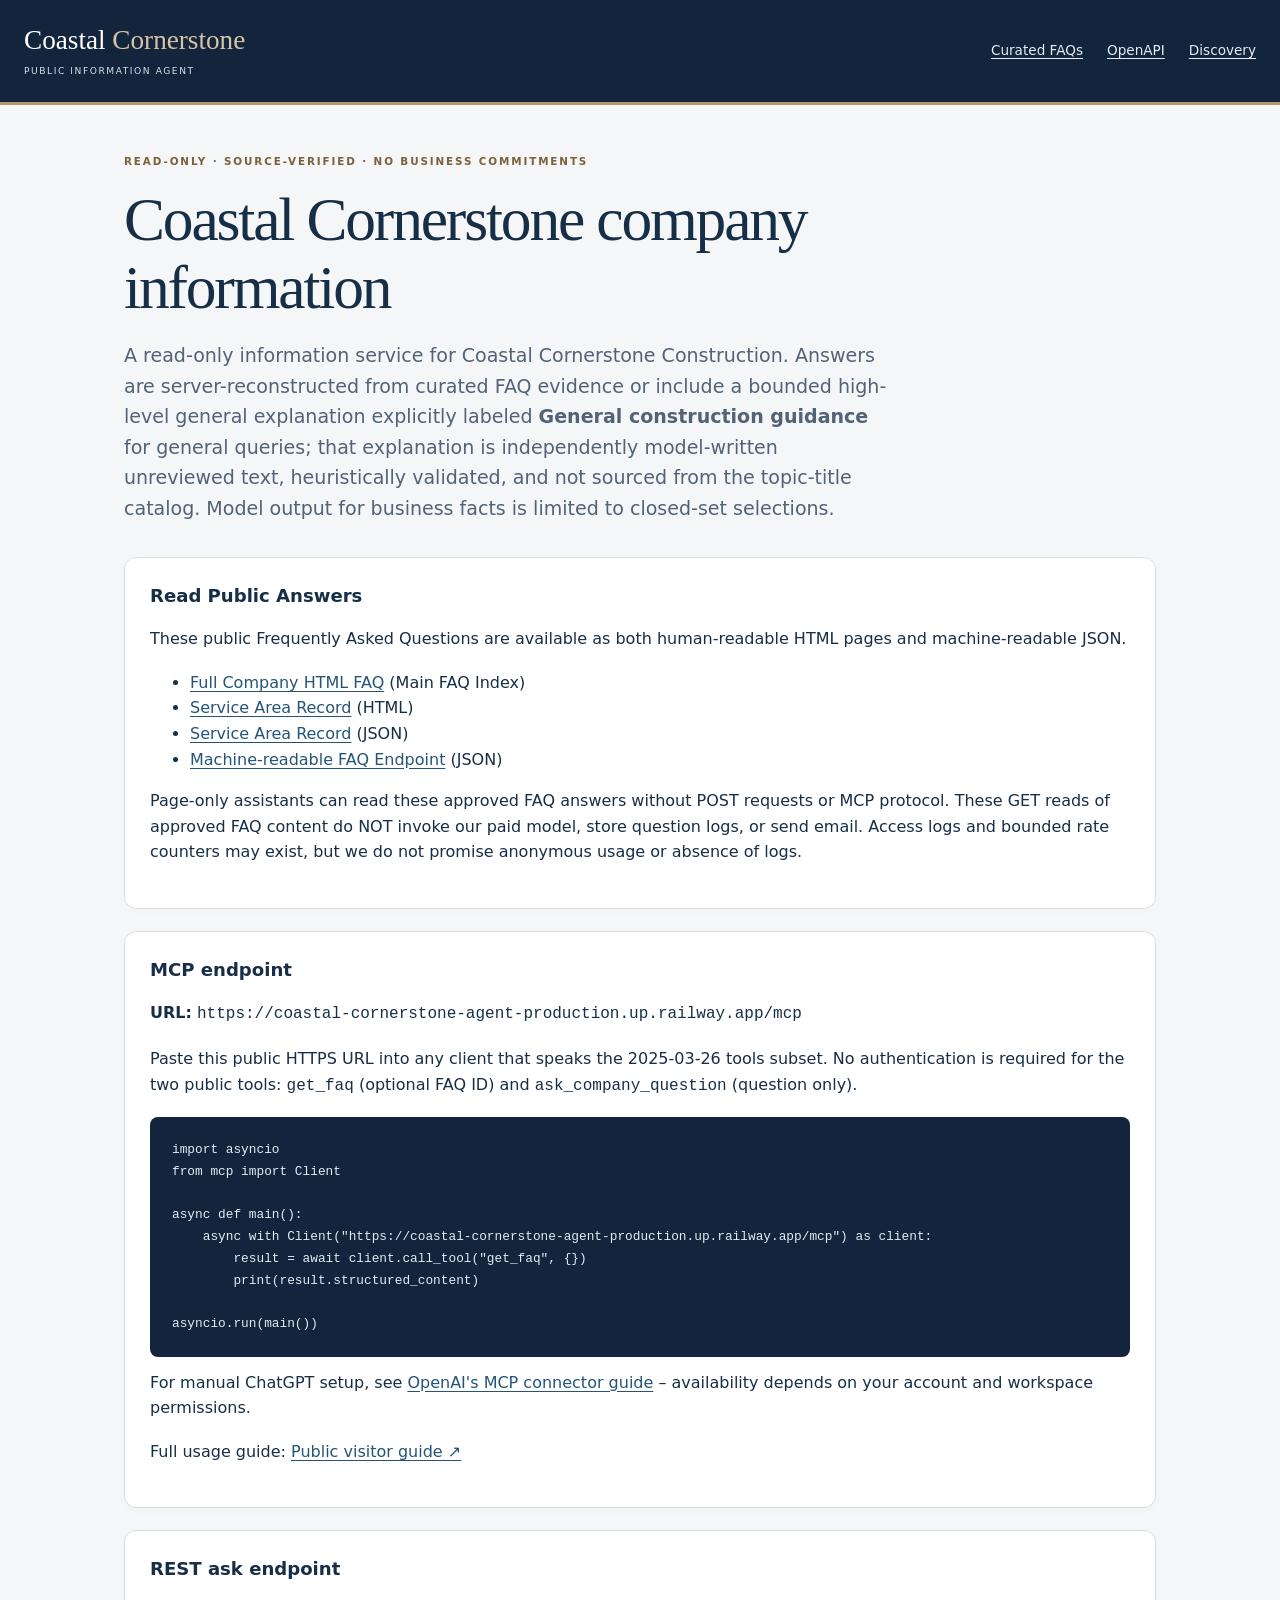
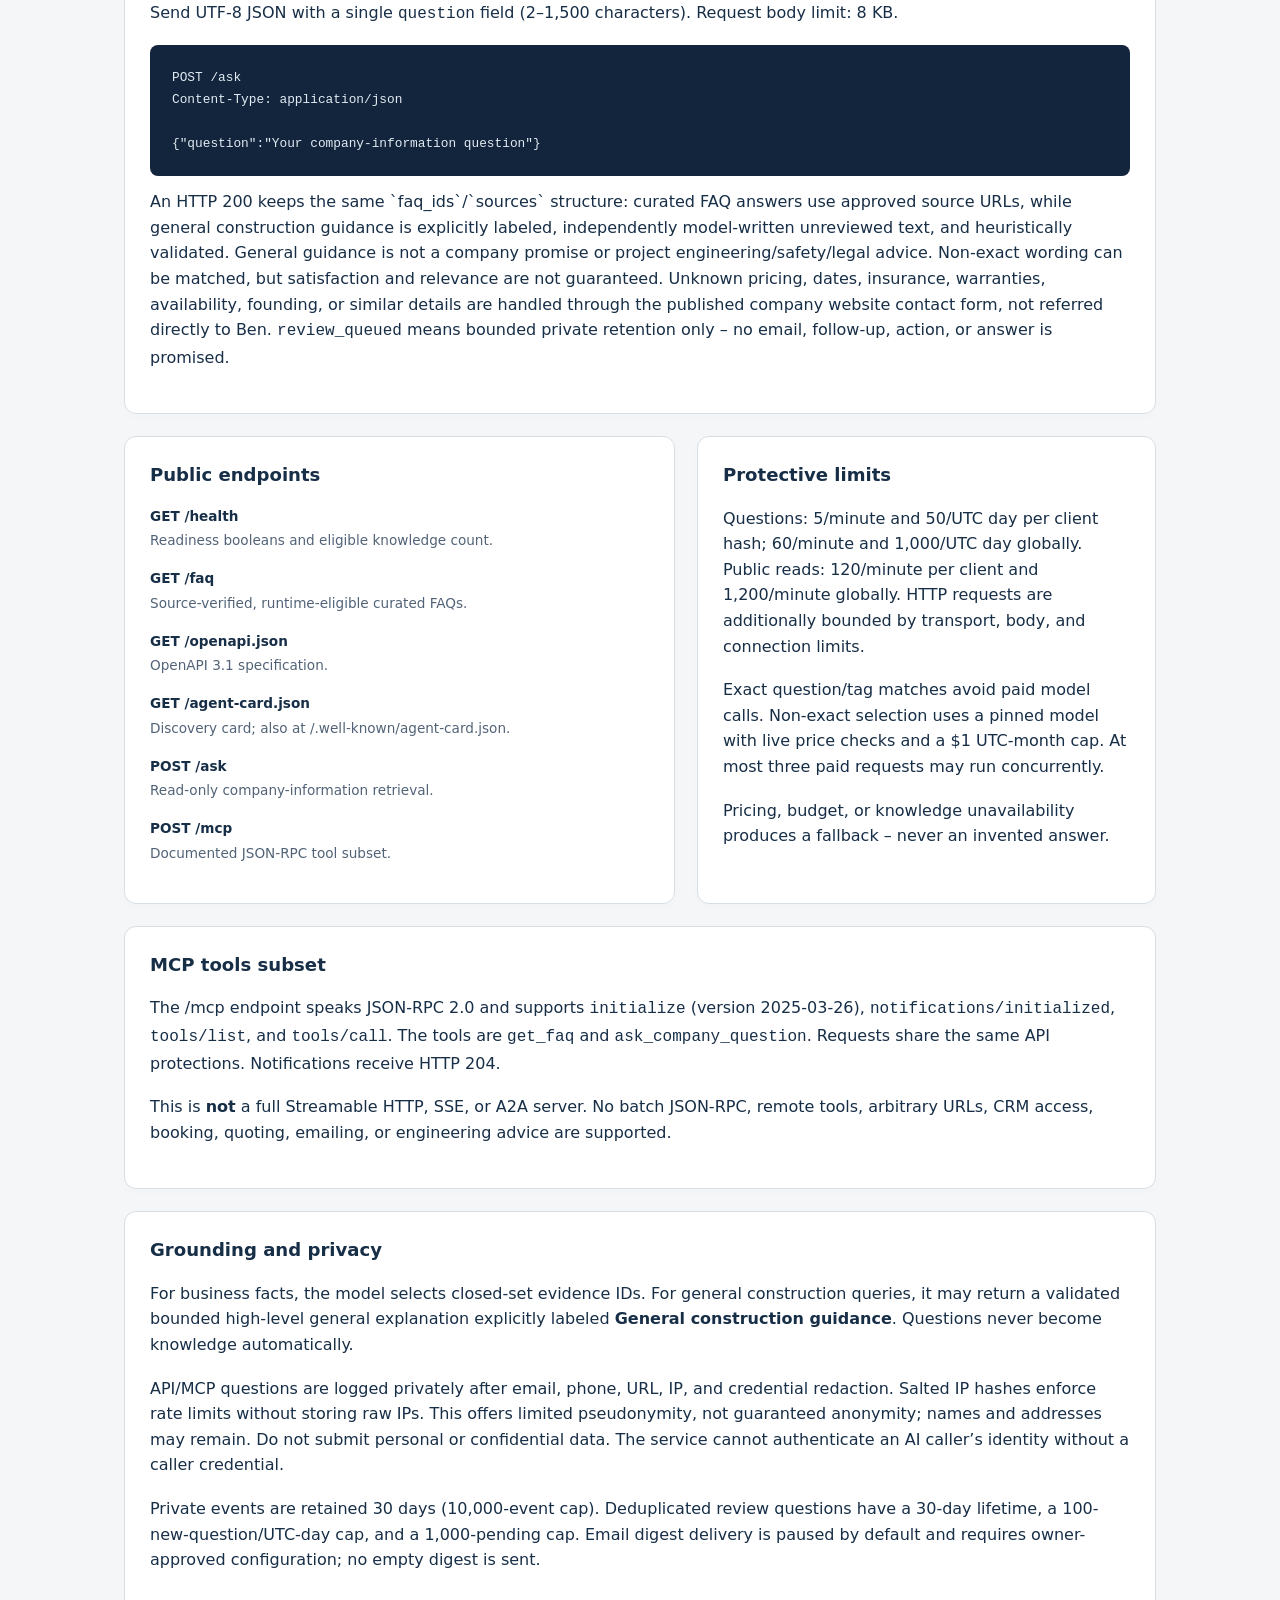
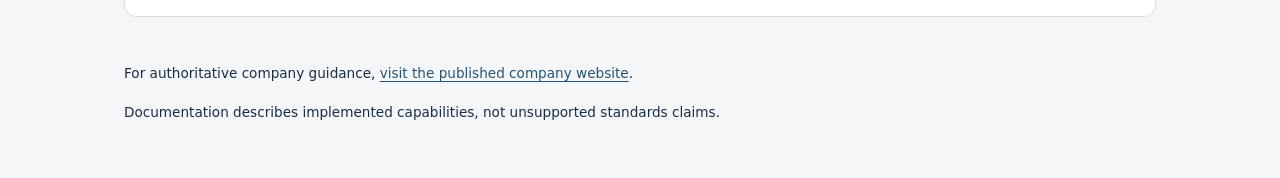
<file: docs/index.html>
<!doctype html>
<html lang="en"><head><meta charset="utf-8"><meta name="viewport" content="width=device-width, initial-scale=1"><meta name="description" content="Source-grounded, read-only Coastal Cornerstone public company information API and MCP tool documentation."><title>Agent access | Coastal Cornerstone</title><link rel="stylesheet" href="/static/styles.css"></head>
<body><a class="skip" href="#main">Skip to content</a><header class="topbar"><a class="brand" href="/docs">Coastal <span>Cornerstone</span><small>PUBLIC INFORMATION AGENT</small></a><nav aria-label="Public navigation"><a href="/faq">Curated FAQs</a><a href="/openapi.json">OpenAPI</a><a href="/agent-card.json">Discovery</a></nav></header>
<main id="main" class="docs"><p class="eyebrow">READ-ONLY · SOURCE-VERIFIED · NO BUSINESS COMMITMENTS</p><h1>Coastal Cornerstone company information</h1><p class="lead">A read-only information service for Coastal Cornerstone Construction. Answers are server-reconstructed from curated FAQ evidence or include a bounded high-level general explanation explicitly labeled <strong>General construction guidance</strong> for general queries; that explanation is independently model-written unreviewed text, heuristically validated, and not sourced from the topic-title catalog. Model output for business facts is limited to closed-set selections.</p>
<section class="panel">
<h2>Read Public Answers</h2>
<p>These public Frequently Asked Questions are available as both human-readable HTML pages and machine-readable JSON.</p>
<ul>
<li><a href="https://cccbuild-3mhyn4jl.manus.space/faq/">Full Company HTML FAQ</a> (Main FAQ Index)</li>
<li><a href="https://coastal-cornerstone-agent-production.up.railway.app/faq/faq-004">Service Area Record</a> (HTML)</li>
<li><a href="/faq/faq-004.json">Service Area Record</a> (JSON)</li>
<li><a href="/faq">Machine-readable FAQ Endpoint</a> (JSON)</li>
</ul>
<p>Page-only assistants can read these approved FAQ answers without POST requests or MCP protocol. These GET reads of approved FAQ content do NOT invoke our paid model, store question logs, or send email. Access logs and bounded rate counters may exist, but we do not promise anonymous usage or absence of logs.</p>
</section>

<section class="panel"><h2>MCP endpoint</h2><p><strong>URL:</strong> <code>https://coastal-cornerstone-agent-production.up.railway.app/mcp</code></p><p>Paste this public HTTPS URL into any client that speaks the 2025-03-26 tools subset. No authentication is required for the two public tools: <code>get_faq</code> (optional FAQ ID) and <code>ask_company_question</code> (question only).</p><pre><code>import asyncio
from mcp import Client

async def main():
    async with Client(&quot;https://coastal-cornerstone-agent-production.up.railway.app/mcp&quot;) as client:
        result = await client.call_tool(&quot;get_faq&quot;, {})
        print(result.structured_content)

asyncio.run(main())</code></pre><p>For manual ChatGPT setup, see <a href="https://help.openai.com/en/articles/12584461-connecting-custom-mcp-servers-in-chatgpt">OpenAI's MCP connector guide</a> – availability depends on your account and workspace permissions.</p><p>Full usage guide: <a href="https://cccbuild-3mhyn4jl.manus.space/skills/company-information/SKILL.md">Public visitor guide ↗</a></p></section>
<section class="panel"><h2>REST ask endpoint</h2><p>Send UTF-8 JSON with a single <code>question</code> field (2–1,500 characters). Request body limit: 8 KB.</p><pre><code>POST /ask
Content-Type: application/json

{"question":"Your company-information question"}</code></pre><p>An HTTP 200 keeps the same `faq_ids`/`sources` structure: curated FAQ answers use approved source URLs, while general construction guidance is explicitly labeled, independently model-written unreviewed text, and heuristically validated. General guidance is not a company promise or project engineering/safety/legal advice. Non-exact wording can be matched, but satisfaction and relevance are not guaranteed. Unknown pricing, dates, insurance, warranties, availability, founding, or similar details are handled through the published company website contact form, not referred directly to Ben. <code>review_queued</code> means bounded private retention only – no email, follow-up, action, or answer is promised.</p></section>
<div class="twocol"><section class="panel"><h2>Public endpoints</h2><dl><dt>GET /health</dt><dd>Readiness booleans and eligible knowledge count.</dd><dt>GET /faq</dt><dd>Source-verified, runtime-eligible curated FAQs.</dd><dt>GET /openapi.json</dt><dd>OpenAPI 3.1 specification.</dd><dt>GET /agent-card.json</dt><dd>Discovery card; also at /.well-known/agent-card.json.</dd><dt>POST /ask</dt><dd>Read-only company-information retrieval.</dd><dt>POST /mcp</dt><dd>Documented JSON-RPC tool subset.</dd></dl></section><section class="panel"><h2>Protective limits</h2><p>Questions: 5/minute and 50/UTC day per client hash; 60/minute and 1,000/UTC day globally. Public reads: 120/minute per client and 1,200/minute globally. HTTP requests are additionally bounded by transport, body, and connection limits.</p><p>Exact question/tag matches avoid paid model calls. Non-exact selection uses a pinned model with live price checks and a $1 UTC-month cap. At most three paid requests may run concurrently.</p><p>Pricing, budget, or knowledge unavailability produces a fallback – never an invented answer.</p></section></div>
<section class="panel"><h2>MCP tools subset</h2><p>The /mcp endpoint speaks JSON-RPC 2.0 and supports <code>initialize</code> (version 2025-03-26), <code>notifications/initialized</code>, <code>tools/list</code>, and <code>tools/call</code>. The tools are <code>get_faq</code> and <code>ask_company_question</code>. Requests share the same API protections. Notifications receive HTTP 204.</p><p>This is <strong>not</strong> a full Streamable HTTP, SSE, or A2A server. No batch JSON-RPC, remote tools, arbitrary URLs, CRM access, booking, quoting, emailing, or engineering advice are supported.</p></section>
<section class="panel"><h2>Grounding and privacy</h2><p>For business facts, the model selects closed-set evidence IDs. For general construction queries, it may return a validated bounded high-level general explanation explicitly labeled <strong>General construction guidance</strong>. Questions never become knowledge automatically.</p><p>API/MCP questions are logged privately after email, phone, URL, IP, and credential redaction. Salted IP hashes enforce rate limits without storing raw IPs. This offers limited pseudonymity, not guaranteed anonymity; names and addresses may remain. Do not submit personal or confidential data. The service cannot authenticate an AI caller’s identity without a caller credential.</p><p>Private events are retained 30 days (10,000-event cap). Deduplicated review questions have a 30-day lifetime, a 100-new-question/UTC-day cap, and a 1,000-pending cap. Email digest delivery is paused by default and requires owner-approved configuration; no empty digest is sent.</p></section>
<footer><p>For authoritative company guidance, <a href="https://cccbuild-3mhyn4jl.manus.space">visit the published company website</a>.</p><p>Documentation describes implemented capabilities, not unsupported standards claims.</p></footer></main></body></html>
</file>
<file: static/styles.css>
:root{color-scheme:light;--navy:#12253c;--ink:#172e47;--muted:#526377;--sand:#efe9df;--gold:#9d7c4b;--line:#d8dfE4;--paper:#fff;--back:#f5f6f7;font-family:system-ui,-apple-system,BlinkMacSystemFont,"Segoe UI",sans-serif;font-size:16px;line-height:1.6}*{box-sizing:border-box}body{margin:0;background:var(--back);color:var(--ink)}a{color:#245478;text-underline-offset:3px;overflow-wrap:anywhere}a:hover{text-decoration-thickness:2px}button,input,select{font:inherit}button,select{min-height:44px}button{border:1px solid var(--navy);border-radius:8px;padding:10px 18px;background:var(--navy);color:white;font-weight:650;cursor:pointer}button:hover{background:#274460}button:disabled{opacity:.65;cursor:wait}.ghost{background:white;color:var(--navy);border-color:#a8b5c3}.ghost:hover{background:var(--sand)}input,select{border:1px solid #a8b5c3;border-radius:7px;background:#fff;color:var(--ink);padding:10px 12px;min-height:44px;max-width:100%}input{width:100%}label{font-weight:600;font-size:.875rem;display:block}label input,label select{display:block;margin-top:5px}button:focus-visible,a:focus-visible,input:focus-visible,select:focus-visible{outline:3px solid #387db6;outline-offset:3px}h1,h2,h3,p{margin-top:0}h1{font-family:Georgia,"Times New Roman",serif;font-weight:500;font-size:clamp(2.1rem,4.8vw,4.2rem);line-height:1.12;letter-spacing:-.035em;margin-bottom:18px}h2{font-size:1.13rem;line-height:1.4;margin-bottom:18px}h3{font-size:1rem}p{margin-bottom:18px}small{font-size:.76rem}.topbar{background:var(--navy);color:white;display:flex;align-items:center;justify-content:space-between;gap:24px;padding:26px max(24px,calc((100vw - 1320px)/2));border-bottom:3px solid #b39972}.brand{text-decoration:none;font-family:Georgia,serif;font-size:1.7rem;font-weight:500;line-height:1.1;color:white!important;white-space:nowrap}.brand span{color:#d7c4a5}.brand small{display:block;font-family:system-ui,sans-serif;letter-spacing:.17em;font-size:.57rem;margin-top:10px;color:#d7e0e8}.topbar nav{display:flex;flex-wrap:wrap;gap:24px;align-items:center}.topbar nav a{color:#e5ebf1;font-size:.85rem}.topbar .ghost{background:transparent;border-color:#9aafc4;color:white}.account{font-size:.8rem;color:#d2dfeb}.workspace,.docs{max-width:1370px;padding:48px 24px 24px;margin:auto}.docs{max-width:1080px}.docs h1{max-width:800px}.lead{max-width:770px;font-size:1.19rem;color:var(--muted);margin-bottom:34px}.eyebrow{font-size:.65rem;letter-spacing:.18em;color:#7b6039;font-weight:750;margin-bottom:15px}.pagehead{display:flex;align-items:flex-end;justify-content:space-between;gap:24px;margin-bottom:26px}.pagehead h1{font-size:clamp(2rem,4vw,3rem);margin-bottom:9px}.pagehead p:last-child{margin-bottom:0}.actions{display:flex;flex-wrap:wrap;gap:10px;align-items:center;max-width:460px}.actions label{flex-basis:100%;color:var(--muted)}.muted{color:var(--muted);font-size:.85rem}.notice{padding:13px 16px;background:#ece8df;border:1px solid #d4c8b5;border-radius:7px;font-size:.83rem;color:#473b29}.metrics{display:grid;grid-template-columns:repeat(4,minmax(0,1fr));gap:18px;margin:28px 0}.metric{background:var(--navy);color:#fff;border-radius:12px;padding:23px 25px;border-top:3px solid #ad9167}.metric p{font-size:.81rem;color:#d3deea;margin-bottom:9px}.metric strong{font-size:clamp(1.8rem,3vw,2.8rem);line-height:1.2;display:block;font-weight:550;letter-spacing:-.03em}.metric small{display:block;color:#c6d4e3;margin-top:12px}.twocol{display:grid;grid-template-columns:1.2fr 1fr;gap:22px}.panel{background:var(--paper);border:1px solid var(--line);border-radius:12px;padding:25px;margin-bottom:22px;box-shadow:0 3px 12px #12253c04;min-width:0}.sectionhead{display:flex;justify-content:space-between;align-items:flex-start;gap:14px}.sectionhead h2{margin-bottom:20px}.badge{border:1px solid #d8dfE4;background:#f2f4f6;padding:3px 9px;border-radius:20px;font-size:.66rem;white-space:normal;display:inline-block;color:#3b5166}.trend svg{display:block;width:100%;max-height:250px}.big{font-size:1.45rem;font-weight:600}.budgettrack,.bartrack{height:8px;background:#eeeae4;border-radius:8px;overflow:hidden}.budgettrack{margin:16px 0 20px}.budgettrack span,.bartrack span{display:block;height:100%;background:#9d7c4b}.compact{display:grid;grid-template-columns:1fr 1.3fr;gap:9px 12px;font-size:.82rem;margin-top:18px}.compact dt{color:var(--muted);font-weight:500}.compact dd{margin:0;overflow-wrap:anywhere}.baritem{margin:16px 0}.baritem .sectionhead{font-size:.78rem;margin-bottom:7px}.filters{display:flex;align-items:flex-end;gap:16px;flex-wrap:wrap;margin-bottom:20px}.filters label:first-child{flex:1;min-width:210px}.tablewrap{width:100%;overflow:auto;margin-bottom:16px}table{width:100%;border-collapse:collapse;text-align:left;font-size:.76rem}th{color:var(--muted);font-weight:700;background:#f5f6f7;white-space:nowrap}th,td{padding:13px 12px;border-bottom:1px solid var(--line);vertical-align:top}td:first-child{min-width:145px;font-variant-numeric:tabular-nums}.questioncell{min-width:230px;max-width:400px;overflow-wrap:anywhere;font-size:.82rem}td:nth-child(6){min-width:160px;overflow-wrap:anywhere}.block{display:block;margin-top:5px}.tabs{display:flex;flex-wrap:wrap;gap:8px;margin-bottom:18px}.tabs button{font-size:.77rem;padding:9px 12px;min-height:44px;background:white;color:var(--ink);border-color:#a8b5c3}.tabs [aria-pressed=true]{background:var(--navy);color:white}.reviewlist{max-height:560px;overflow:auto}.reviewitem{padding:16px 0;border-top:1px solid var(--line)}.reviewitem p{font-size:.88rem;overflow-wrap:anywhere;margin:10px 0 0}.sourcelist{font-size:.82rem}.privatefooter{padding:22px 0;color:var(--muted);font-size:.8rem;max-width:1050px}.privatefooter h2{font-size:.9rem}.docs pre{overflow:auto;background:var(--navy);color:#e2ebf3;border-radius:8px;padding:22px;font-size:.8rem;line-height:1.7;tab-size:2}.docs code{font-family:ui-monospace,SFMono-Regular,Consolas,monospace}.docs dl{font-size:.85rem}.docs dt{font-weight:650;margin-top:16px}.docs dd{margin:3px 0 0;color:var(--muted)}.docs footer{font-size:.85rem;padding:24px 0}.skip{position:absolute;top:8px;left:8px;background:#fff;padding:10px;transform:translateY(-150%);z-index:10}.skip:focus{transform:translateY(0)}.sr-only{position:absolute;width:1px;height:1px;padding:0;margin:-1px;overflow:hidden;clip:rect(0,0,0,0);white-space:nowrap;border:0}.loginpage{min-height:100vh;background:var(--navy);display:flex;align-items:center;justify-content:center;padding:24px}.loginbox{width:100%;max-width:460px;background:#fff;padding:38px;border-radius:15px;border-top:5px solid #b59b75}.loginbox .brand{color:var(--navy)!important;display:block;margin-bottom:40px}.loginbox .brand span{color:#7e613a}.loginbox .brand small{color:var(--muted)}.loginbox h1{font-size:2.4rem}.loginbox label{margin:16px 0 5px}.loginbox button{width:100%;margin:23px 0 16px}.loginbox .notice{margin-bottom:15px}.loginbox p:last-child{margin-bottom:0;font-size:.73rem}@media(max-width:1000px){.pagehead{align-items:flex-start;flex-direction:column}.twocol{grid-template-columns:1fr 1fr}.topbar{padding:24px}.metrics{gap:12px}.metric{padding:20px}.metric strong{font-size:2rem}.metric small{font-size:.66rem}}@media(max-width:720px){.topbar{align-items:flex-start;flex-direction:column;gap:22px}.topbar nav{gap:16px}.workspace,.docs{padding:30px 16px 20px}.twocol{grid-template-columns:1fr;gap:0}.metrics{grid-template-columns:repeat(2,minmax(0,1fr));gap:12px}.metric{padding:18px 16px}.metric strong{font-size:1.9rem}.panel{padding:20px}.sectionhead{flex-wrap:wrap;gap:8px}.compact{grid-template-columns:1fr 1fr}.loginbox{padding:30px 24px}.actions{max-width:100%}.brand{font-size:1.5rem}}@media(prefers-reduced-motion:reduce){*{scroll-behavior:auto!important;transition:none!important}}
</file>
